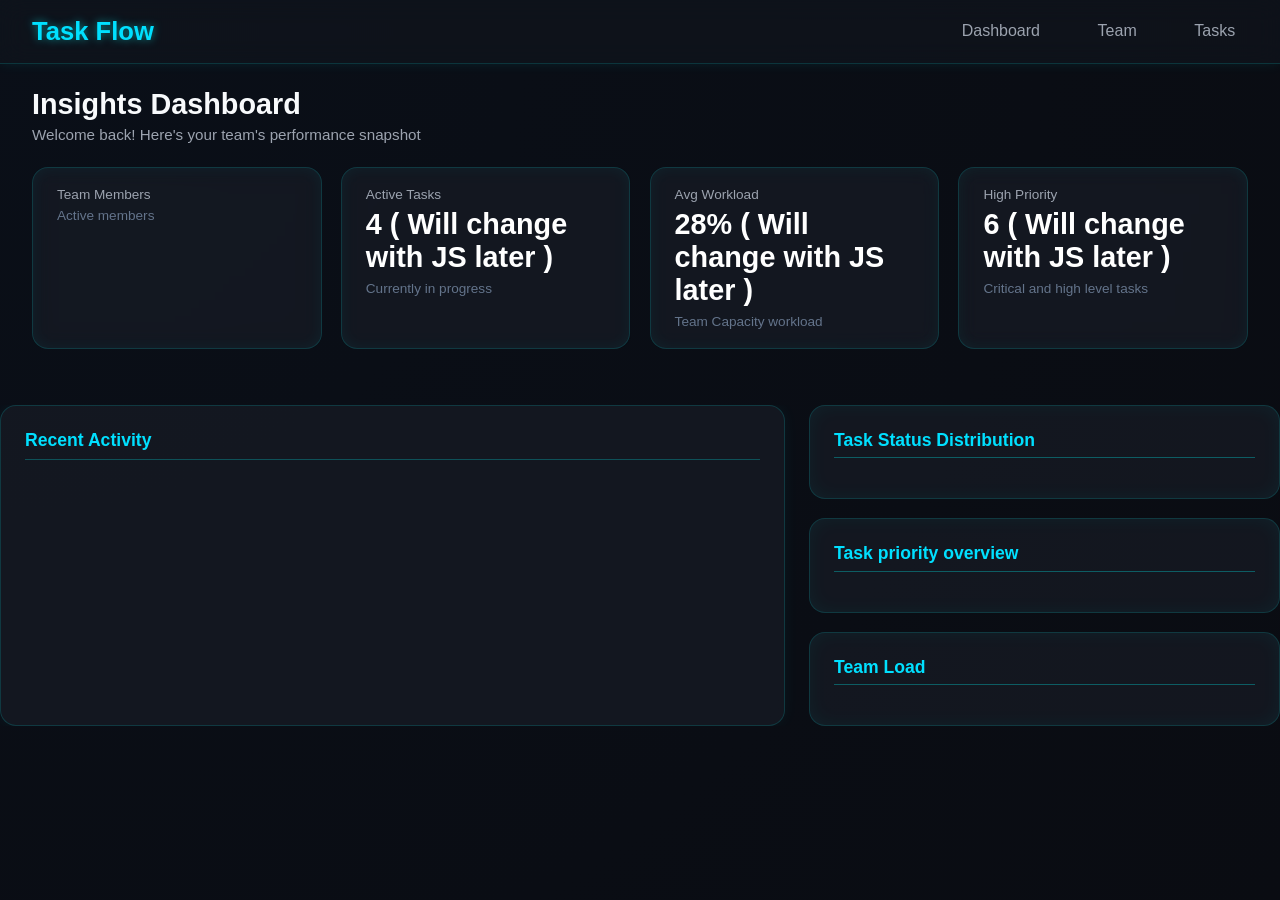
<file: FlaskProjects/Frontend/index.html>
<!DOCTYPE html>
<html>
<head>
    <link rel="stylesheet" href="style.css">

</head>
<body>

<div id="Main-Container-Frame">
    <div id="Header-Container">
        <h3>Task Flow</h3>
        <ul>
            <li>Dashboard</li>
            <li><a href="team.html">Team</a></li>
            <li><a href="task.html">Tasks</a></li>

        </ul>
    </div>
    <div id="Body-Container">
        <div id="Body-Container-Header">
            <h1>Insights Dashboard</h1>
            <p>Welcome back! Here's your team's performance snapshot</p>
        </div>
        <div id="Body-Container-Metrics">
            <div>
                <p>Team Members</p>
                <h3 id="Active-Team-members"></h3>
                <p>Active members</p> 
            </div>

            <div>
                <p>Active Tasks</p>
                <h3>4 ( Will change with JS later )</h3>
                <p>Currently in progress</p> 
            </div>
            
            <div>
                <p>Avg Workload</p>
                <h3>28% ( Will change with JS later )</h3>
                <p>Team Capacity workload</p> 
            </div>

            <div>
                <p>High Priority</p>
                <h3>6 ( Will change with JS later )</h3>
                <p>Critical and high level tasks</p> 
            </div>

        </div>

    </div>
    <div id="Sub-Body-Container">
        <div id="Recent-Acitvity">

        </div>
        <div id="Task-metrics">
            <div id="Task-Status">
                <h1>Task Status Distribution</h1>
            </div>
            <div id="Task-Priority">
                <h1>Task priority overview</h1>
            </div>
            <div id="Team-Workload">
                <h1>Team Load</h1>
            </div>
        </div>
    </div>

</div>


</body>

</html>
</file>
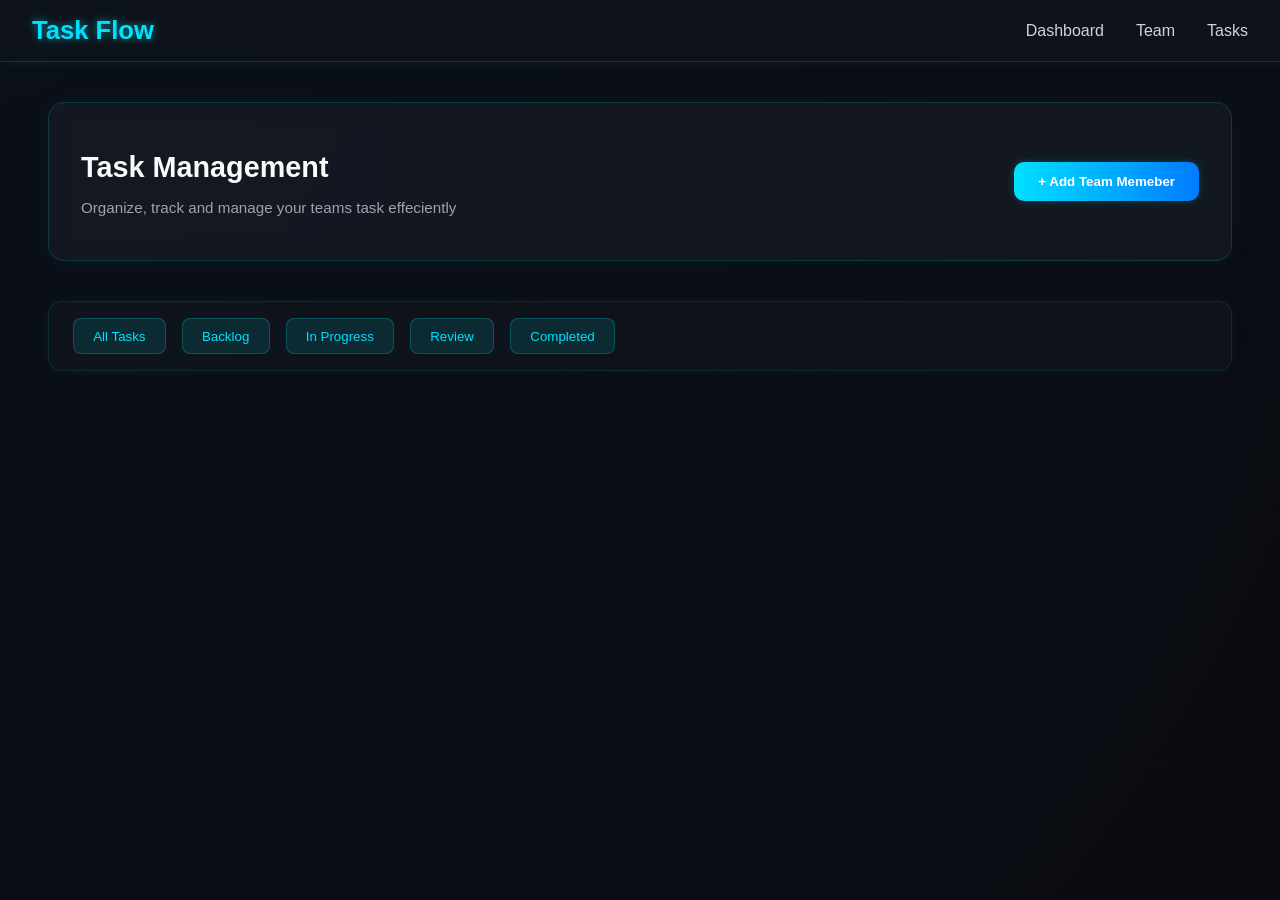
<file: FlaskProjects/Frontend/task.html>
<!DOCTYPE html>
<html>
<head>
    <link href="task.css" rel="stylesheet">
</head>
<body>

    <div id="Header-Container">
        <h3>Task Flow</h3>
        <ul>
            <li><a href="index.html">Dashboard</a></li>
            <li><a href="team.html">Team</a></li>
            <li>Tasks</li>
        </ul>
    </div>
    <div id="Body-Container">
        <div id="Team-Sub-Conatiner">
            <div >
                <h1>Task Management</h1>
                <p>Organize, track and manage your teams task effeciently </p>
            </div>
            <div>
                <button> + Add Team Memeber</button>
            </div>
        </div>
        
    </div>
    <div id="Sub-Body-Container">
        <div>
            <button>All Tasks</button>
            <button>Backlog</button>
            <button>In Progress</button>
            <button>Review</button>
            <button>Completed</button>
        </div>
    </div>

</body>
</html>
</file>
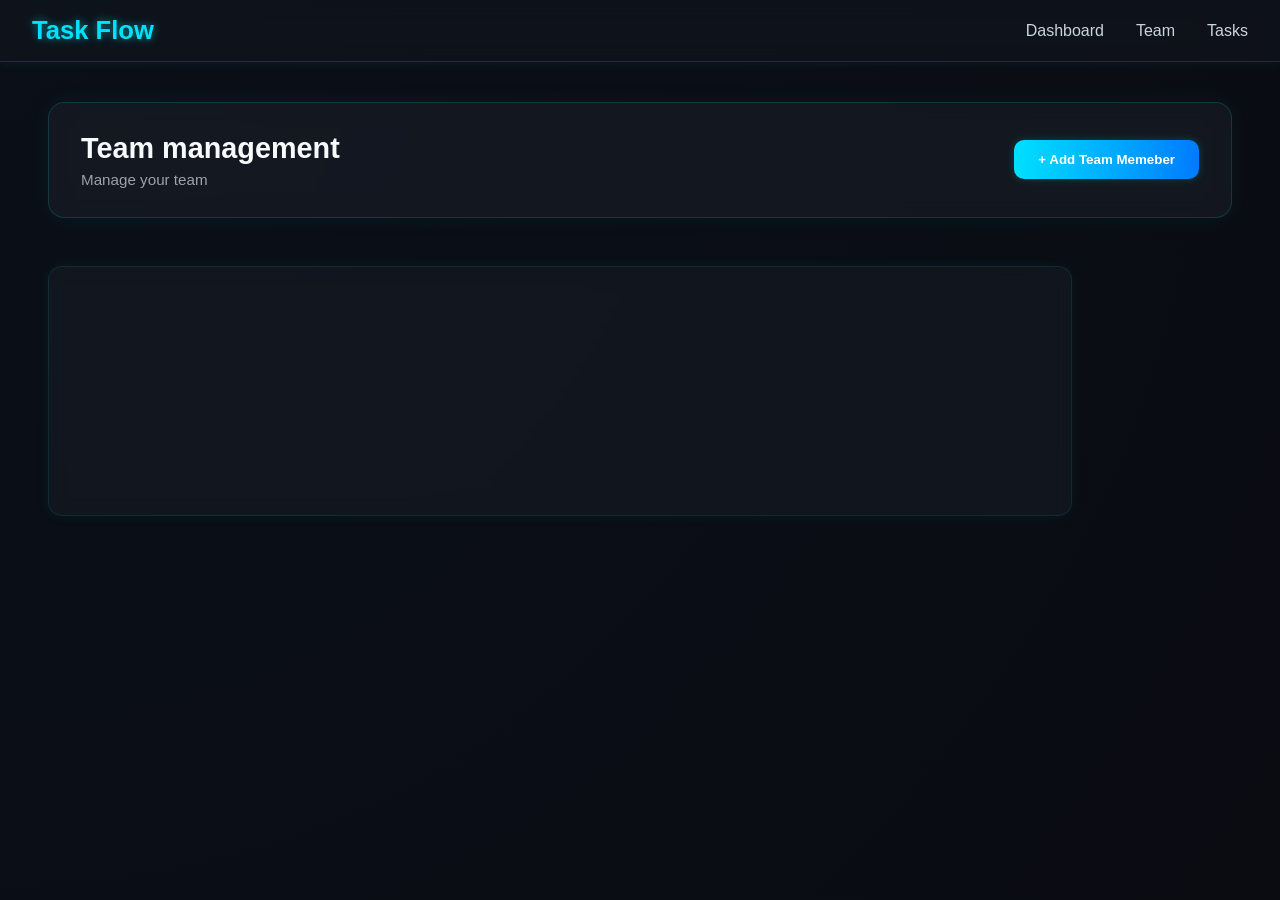
<file: FlaskProjects/Frontend/team.html>
<!DOCTYPE html>
<html>
<head>
    <link href="team.css" rel="stylesheet">
    <script src="functions.js" defer></script>
</head>
<body>

    <div id="Header-Container">
        <h3>Task Flow</h3>
        <ul>
            <li><a href="index.html">Dashboard</a></li>
            <li><a href="team.html">Team</a></li>
            <li><a href="task.html">Tasks</a></li>
        </ul>
    </div>
    <div id="Body-Container">
        <div id="Team-Sub-Conatiner">
            <div >
                <h1>Team management</h1>
                <p>Manage your team </p>
            </div>
            <div>
                <button id="Add-T-Member"> + Add Team Memeber</button>
            </div>
        </div>
        
    </div>
    <div>
        <div id="Team-Member-View"></div>
    </div>
    

    </div>
    <div id="Team-member-Input-Container" class="hidden">
        <div id="Team-member-Modal">
            <h3>Add Team Member</h3>
            <div id="Input-Fields1">
                <div>
                    <p >Full Name</p>
                    <input placeholder="Johny" type="text" id="Team-Member-Name">
                </div>
                <div>
                    <p >Email</p>
                    <input placeholder="Kenny@Gmail.com" type="email" id="Team-Member-Email">
                </div>
            </div>

            <div id="Input-Fileds2">
                <p>Role</p>
                <input placeholder="Tier 2 Software Engineer" id="Team-Memeber-Role">
            </div>

            <div id="Team-member-Buttons">
                <button id="Cancel-Btn">Cancel</button>
                <button id="Confirm-Member-Btn">Add Member</button>
            </div>
        </div>
    </div>


</body>
</html>
</file>
<file: FlaskProjects/Frontend/style.css>
/* === Base Reset & Layout === */
* {
  margin: 0;
  padding: 0;
  box-sizing: border-box;
  font-family: "Inter", "Poppins", sans-serif;
}

body {
  background: radial-gradient(circle at top left, #0a0f18, #0a0c12);
  color: #e2e8f0;
  height: 100vh;
  overflow: hidden;
  display: flex;
  flex-direction: column;
}

/* === Header === */
#Header-Container {
  display: flex;
  justify-content: space-between;
  align-items: center;
  background: rgba(18, 22, 30, 0.6);
  backdrop-filter: blur(12px);
  color: #f9fafb;
  padding: 1rem 2rem;
  border-bottom: 1px solid rgba(0, 255, 255, 0.15);
  box-shadow: 0 0 12px rgba(0, 255, 255, 0.08);
}

#Header-Container h3 {
  font-size: 1.6rem;
  color: #00e0ff;
  text-shadow: 0 0 8px rgba(0, 255, 255, 0.5);
}

#Header-Container ul {
  list-style: none;
  display: flex;
  gap: 2rem;
}

#Header-Container ul li {
  cursor: pointer;
  color: #9ca3af;
  font-weight: 500;
  padding: 0.4rem 0.8rem;
  border-radius: 8px;
  transition: 0.3s;
}

#Header-Container ul li:hover {
  color: #00e0ff;
  text-shadow: 0 0 8px rgba(0, 255, 255, 0.6);
}

#Header-Container a {
  color: inherit;
  text-decoration: none;
}

/* === Dashboard Body === */
#Body-Container {
  flex: 1;
  display: flex;
  flex-direction: column;
  padding: 1.5rem 2rem;
  overflow: hidden;
}

/* === Title Section === */
#Body-Container-Header {
  margin-bottom: 1.5rem;
}

#Body-Container-Header h1 {
  font-size: 1.8rem;
  font-weight: 700;
  color: #f8fafc;
}

#Body-Container-Header p {
  font-size: 0.95rem;
  color: #9ca3af;
  margin-top: 0.3rem;
}

/* === Metrics Row === */
#Body-Container-Metrics {
  display: grid;
  grid-template-columns: repeat(4, 1fr);
  gap: 1.2rem;
  margin-bottom: 2rem;
}

#Body-Container-Metrics > div {
  background: rgba(25, 30, 40, 0.6);
  backdrop-filter: blur(10px);
  border: 1px solid rgba(0, 255, 255, 0.15);
  border-radius: 16px;
  padding: 1.2rem 1.5rem;
  transition: all 0.3s ease;
  box-shadow: inset 0 0 15px rgba(0, 255, 255, 0.05);
}

#Body-Container-Metrics > div:hover {
  border-color: rgba(0, 255, 255, 0.3);
  box-shadow: 0 0 25px rgba(0, 255, 255, 0.15);
}

#Body-Container-Metrics p:first-child {
  font-size: 0.85rem;
  color: #9ca3af;
}

#Body-Container-Metrics h3 {
  font-size: 1.8rem;
  color: #ffffff;
  margin: 0.4rem 0;
}

#Body-Container-Metrics p:last-child {
  font-size: 0.85rem;
  color: #64748b;
}

/* === Lower Dashboard Layout === */
#Sub-Body-Container {
  flex: 1;
  display: grid;
  grid-template-columns: 2fr 1.2fr;
  gap: 1.5rem;
  overflow: hidden;
}

/* === Recent Activity === */
#Recent-Acitvity {
  background: rgba(25, 30, 40, 0.6);
  border-radius: 16px;
  border: 1px solid rgba(0, 255, 255, 0.15);
  padding: 1.5rem;
  display: flex;
  flex-direction: column;
  overflow: hidden;
  box-shadow: 0 0 15px rgba(0, 255, 255, 0.05);
}

#Recent-Acitvity::before {
  content: "Recent Activity";
  color: #00e0ff;
  font-weight: 700;
  font-size: 1.1rem;
  border-bottom: 1px solid rgba(0, 255, 255, 0.25);
  margin-bottom: 1rem;
  padding-bottom: 0.5rem;
  display: block;
}

/* === Task Metrics (Charts Area) === */
#Task-metrics {
  display: grid;
  grid-template-rows: repeat(2, 1fr);
  gap: 1.2rem;
}

#Task-metrics > div {
  background: rgba(25, 30, 40, 0.6);
  border-radius: 16px;
  border: 1px solid rgba(0, 255, 255, 0.15);
  padding: 1.5rem;
  box-shadow: inset 0 0 20px rgba(0, 255, 255, 0.05);
  transition: all 0.3s ease;
}

#Task-metrics > div:hover {
  border-color: rgba(0, 255, 255, 0.3);
  box-shadow: 0 0 20px rgba(0, 255, 255, 0.15);
}

#Task-metrics h1 {
  font-size: 1.1rem;
  color: #00e0ff;
  margin-bottom: 1rem;
  border-bottom: 1px solid rgba(0, 255, 255, 0.3);
  padding-bottom: 0.4rem;
}

/* === Subtle Animations === */
#Main-Container-Frame {
  animation: fadeIn 0.8s ease forwards;
}

@keyframes fadeIn {
  from {
    opacity: 0;
    transform: translateY(8px);
  }
  to {
    opacity: 1;
    transform: translateY(0);
  }
}

/* === No Scrollbars === */
::-webkit-scrollbar {
  display: none;
}
</file>
<file: FlaskProjects/Frontend/task.css>
/* ====== Global Styles ====== */
body {
    margin: 0;
    font-family: 'Inter', sans-serif;
    background: radial-gradient(circle at top left, #0a0f18, #0a0c12);
    color: #e2e8f0;
    min-height: 100vh;
}

/* ====== Header ====== */
#Header-Container {
    display: flex;
    align-items: center;
    justify-content: space-between;
    background: rgba(18, 22, 30, 0.6);
    backdrop-filter: blur(12px);
    padding: 1rem 2rem;
    border-bottom: 1px solid rgba(0, 255, 255, 0.15);
    box-shadow: 0 0 12px rgba(0, 255, 255, 0.08);
}

#Header-Container h3 {
    font-size: 1.6rem;
    color: #00e0ff;
    margin: 0;
    text-shadow: 0 0 8px rgba(0, 255, 255, 0.5);
}

#Header-Container ul {
    list-style: none;
    display: flex;
    gap: 2rem;
    margin: 0;
    padding: 0;
}

#Header-Container li {
    font-weight: 500;
    color: #cbd5e1;
    cursor: pointer;
    transition: color 0.3s ease, text-shadow 0.3s ease;
}

#Header-Container li:hover,
#Header-Container a:hover {
    color: #00e0ff;
    text-shadow: 0 0 10px rgba(0, 255, 255, 0.6);
}

#Header-Container a {
    color: inherit;
    text-decoration: none;
}

/* ====== Body Container ====== */
#Body-Container {
    padding: 2.5rem 3rem 1rem 3rem;
}

/* ====== Team Sub Container ====== */
#Team-Sub-Conatiner {
    display: flex;
    align-items: center;
    justify-content: space-between;
    background: rgba(25, 30, 40, 0.6);
    border: 1px solid rgba(0, 255, 255, 0.15);
    border-radius: 16px;
    padding: 1.8rem 2rem;
    backdrop-filter: blur(10px);
    box-shadow: 0 0 25px rgba(0, 255, 255, 0.05);
    transition: all 0.3s ease;
}

#Team-Sub-Conatiner:hover {
    border-color: rgba(0, 255, 255, 0.3);
    box-shadow: 0 0 30px rgba(0, 255, 255, 0.08);
}

#Team-Sub-Conatiner h1 {
    font-size: 1.8rem;
    color: #f8fafc;
    margin-bottom: 0.4rem;
}

#Team-Sub-Conatiner p {
    color: #9ca3af;
    font-size: 0.95rem;
}

/* ====== Buttons ====== */
button {
    background: linear-gradient(90deg, #00e0ff, #007bff);
    border: none;
    padding: 0.75rem 1.5rem;
    border-radius: 10px;
    color: #fff;
    font-weight: 600;
    cursor: pointer;
    transition: all 0.3s ease;
    box-shadow: 0 0 8px rgba(0, 255, 255, 0.2);
}

button:hover {
    transform: scale(1.05);
    box-shadow: 0 0 20px rgba(0, 255, 255, 0.5);
}

/* ====== Sub Body Container ====== */
#Sub-Body-Container {
    padding: 1.5rem 3rem;
}

#Sub-Body-Container div {
    display: flex;
    gap: 1rem;
    background: rgba(20, 24, 32, 0.5);
    border: 1px solid rgba(0, 255, 255, 0.1);
    border-radius: 14px;
    padding: 1rem 1.5rem;
    backdrop-filter: blur(10px);
    box-shadow: 0 0 15px rgba(0, 255, 255, 0.05);
}

/* ====== Sub Buttons (Task Filters) ====== */
#Sub-Body-Container button {
    background: rgba(0, 255, 255, 0.1);
    color: #00e0ff;
    border: 1px solid rgba(0, 255, 255, 0.2);
    font-weight: 500;
    padding: 0.6rem 1.2rem;
    border-radius: 8px;
    box-shadow: none;
}

#Sub-Body-Container button:hover {
    background: rgba(0, 255, 255, 0.2);
    box-shadow: 0 0 12px rgba(0, 255, 255, 0.4);
}

/* ====== Responsive ====== */
@media (max-width: 768px) {
    #Team-Sub-Conatiner {
        flex-direction: column;
        gap: 1rem;
        text-align: center;
    }

    #Sub-Body-Container div {
        flex-wrap: wrap;
        justify-content: center;
    }
}
</file>
<file: FlaskProjects/Frontend/team.css>
/* ===== Base Reset ===== */
* {
  margin: 0;
  padding: 0;
  box-sizing: border-box;
  font-family: "Inter", "Poppins", sans-serif;
}

body {
  background: radial-gradient(circle at top left, #0a0f18, #0a0c12);
  color: #e2e8f0;
  min-height: 100vh;
  overflow-x: hidden;
}

/* ===== Header ===== */
#Header-Container {
  display: flex;
  align-items: center;
  justify-content: space-between;
  background: rgba(18, 22, 30, 0.6);
  backdrop-filter: blur(12px);
  padding: 1rem 2rem;
  border-bottom: 1px solid rgba(0, 255, 255, 0.15);
  box-shadow: 0 0 12px rgba(0, 255, 255, 0.08);
}

#Header-Container h3 {
  font-size: 1.6rem;
  color: #00e0ff;
  margin: 0;
  text-shadow: 0 0 8px rgba(0, 255, 255, 0.5);
}

#Header-Container ul {
  list-style: none;
  display: flex;
  gap: 2rem;
  margin: 0;
  padding: 0;
}

#Header-Container li {
  font-weight: 500;
  color: #cbd5e1;
  transition: color 0.3s ease, text-shadow 0.3s ease;
}

#Header-Container li:hover,
#Header-Container a:hover {
  color: #00e0ff;
  text-shadow: 0 0 10px rgba(0, 255, 255, 0.6);
}

#Header-Container a {
  color: inherit;
  text-decoration: none;
}

/* ===== Body Container ===== */
#Body-Container {
  padding: 2.5rem 3rem 1rem 3rem;
}

/* ===== Team Header Section ===== */
#Team-Sub-Conatiner {
  display: flex;
  align-items: center;
  justify-content: space-between;
  background: rgba(25, 30, 40, 0.6);
  border: 1px solid rgba(0, 255, 255, 0.15);
  border-radius: 16px;
  padding: 1.8rem 2rem;
  backdrop-filter: blur(10px);
  box-shadow: 0 0 25px rgba(0, 255, 255, 0.05);
  transition: all 0.3s ease;
}

#Team-Sub-Conatiner:hover {
  border-color: rgba(0, 255, 255, 0.3);
  box-shadow: 0 0 30px rgba(0, 255, 255, 0.08);
}

#Team-Sub-Conatiner h1 {
  font-size: 1.8rem;
  color: #f8fafc;
  margin-bottom: 0.4rem;
}

#Team-Sub-Conatiner p {
  color: #9ca3af;
  font-size: 0.95rem;
}

/* ===== Add Button ===== */
#Add-T-Member {
  background: linear-gradient(90deg, #00e0ff, #007bff);
  border: none;
  padding: 0.75rem 1.5rem;
  border-radius: 10px;
  color: #fff;
  font-weight: 600;
  cursor: pointer;
  transition: all 0.3s ease;
  box-shadow: 0 0 8px rgba(0, 255, 255, 0.2);
}

#Add-T-Member:hover {
  transform: scale(1.05);
  box-shadow: 0 0 20px rgba(0, 255, 255, 0.5);
}

#Team-Member-Main{
    width: 100%;
    justify-content: center;
    align-items: center;
}

/* ===== Team Member View ===== */
#Team-Member-View {
  margin: 2rem 3rem;
  background: rgba(25, 30, 40, 0.5);
  border: 1px solid rgba(0, 255, 255, 0.1);
  border-radius: 14px;
  padding: 1.5rem;
  min-height: 250px;
  backdrop-filter: blur(10px);
  box-shadow: 0 0 15px rgba(0, 255, 255, 0.05);
  width: 80%;
  display: flex;
  justify-content: center;
  align-items: center;
  gap: 30px;
  flex-wrap: wrap;
}
/* ===== Input Container ===== */
#Team-member-Input-Container {
  margin: 2rem 3rem;
  background: rgba(25, 30, 40, 0.65);
  border: 1px solid rgba(0, 255, 255, 0.15);
  border-radius: 16px;
  padding: 1.8rem 2rem;
  backdrop-filter: blur(10px);
  box-shadow: 0 0 20px rgba(0, 255, 255, 0.05);
}

#Team-member-Input-Container h3 {
  color: #00e0ff;
  font-size: 1.4rem;
  margin-bottom: 1.5rem;
  border-bottom: 1px solid rgba(0, 255, 255, 0.25);
  padding-bottom: 0.5rem;
}

/* ===== Input Fields Layout ===== */
#Input-Fields1 {
  display: flex;
  gap: 2rem;
  margin-bottom: 1.5rem;
}

#Input-Fields1 div,
#Input-Fileds2 {
  flex: 1;
  display: flex;
  flex-direction: column;
}

#Input-Fields1 p,
#Input-Fileds2 p {
  margin-bottom: 0.4rem;
  color: #9ca3af;
  font-size: 0.9rem;
}

/* ===== Inputs ===== */
input {
  background: rgba(15, 20, 28, 0.6);
  border: 1px solid rgba(0, 255, 255, 0.15);
  border-radius: 10px;
  padding: 0.75rem 1rem;
  color: #e2e8f0;
  outline: none;
  font-size: 0.95rem;
  transition: 0.3s ease;
}

input::placeholder {
  color: #6b7280;
}

input:focus {
  border-color: rgba(0, 255, 255, 0.4);
  box-shadow: 0 0 12px rgba(0, 255, 255, 0.25);
}

/* ===== Buttons Inside Form ===== */
#Team-member-Input-Container button {
  margin-top: 1.2rem;
  margin-right: 1rem;
  padding: 0.75rem 1.6rem;
  border-radius: 10px;
  font-weight: 600;
  cursor: pointer;
  transition: all 0.3s ease;
  border: none;
}

#Cancel-Btn {
  background: rgba(255, 255, 255, 0.08);
  color: #94a3b8;
}

#Cancel-Btn:hover {
  background: rgba(255, 255, 255, 0.15);
}

#Confirm-Member-Btn {
  background: linear-gradient(90deg, #00e0ff, #007bff);
  color: #fff;
  box-shadow: 0 0 10px rgba(0, 255, 255, 0.3);
}

#Confirm-Member-Btn:hover {
  transform: scale(1.05);
  box-shadow: 0 0 20px rgba(0, 255, 255, 0.5);
}

/* ===== Responsive ===== */
@media (max-width: 768px) {
  #Input-Fields1 {
    flex-direction: column;
  }

  #Team-Sub-Conatiner {
    flex-direction: column;
    gap: 1rem;
    text-align: center;
  }
}

/* ===== Modal Overlay ===== */
#Team-member-Input-Container {
  position: fixed;
  inset: 0;
  background: rgba(10, 15, 20, 0.8);
  display: flex;
  justify-content: center;
  align-items: center;
  backdrop-filter: blur(6px);
  z-index: 999;
  transition: opacity 0.3s ease;
}

.hidden {
  display: none !important;
}

/* ===== Modal Box ===== */
#Team-member-Modal {
  background: rgba(25, 30, 40, 0.9);
  border: 1px solid rgba(0, 255, 255, 0.2);
  border-radius: 16px;
  padding: 2rem;
  width: 420px;
  max-width: 90%;
  box-shadow: 0 0 25px rgba(0, 255, 255, 0.2);
  animation: popUp 0.25s ease forwards;
}

@keyframes popUp {
  from {
    opacity: 0;
    transform: scale(0.9);
  }
  to {
    opacity: 1;
    transform: scale(1);
  }
}

#Team-member-Modal h3 {
  color: #00e0ff;
  font-size: 1.5rem;
  margin-bottom: 1rem;
  text-align: center;
  text-shadow: 0 0 10px rgba(0, 255, 255, 0.3);
}

#Input-Fields1,
#Input-Fileds2 {
  display: flex;
  flex-direction: column;
  gap: 0.8rem;
  margin-bottom: 1.2rem;
}

#Team-member-Buttons {
  display: flex;
  justify-content: flex-end;
  gap: 1rem;
  margin-top: 1rem;
}

#TeamMemberContainer {
  background-color: #1e293b;
  color: #ffffff;
  padding: 25px 20px;
  margin-bottom: 20px;
  border-radius: 14px;
  box-shadow: 0 6px 15px rgba(0, 0, 0, 0.4);
  transition: transform 0.3s ease, box-shadow 0.3s ease;
  flex: 1 1 250px;      /* flexible width */
  max-width: 400px;
  min-width: 250px;
  height: auto;
  text-align: left;
  display: flex;
  flex-direction: column;
  justify-content: space-between;
  gap: 15px;
}
/* Hover effect for a subtle lift */
#TeamMemberContainer:hover {
  transform: translateY(-3px);
  box-shadow: 0 0px 16px rgb(66, 222, 228);
}

/* Styling the headings and paragraphs inside */
#TeamMemberContainer h3 {
  margin-bottom: 5px;
  font-size: 1.2rem;
}

#TeamMemberContainer p {
  margin: 3px 0;
  font-size: 0.95rem;
  opacity: 0.85;
}

.remove-member-btn{
    border-radius: 15px;
    background-color: #e7f2f3;
    box-shadow: 0px 0px 20px #00e0ff;
    transition: 1s ease-out;
    width: 100%;
    height: 30px;

}

.remove-member-btn:hover{
    background-color: #fd0202;
    box-shadow: 0px 0px 20px red;
    color: rgb(0, 0, 0);
}
</file>
